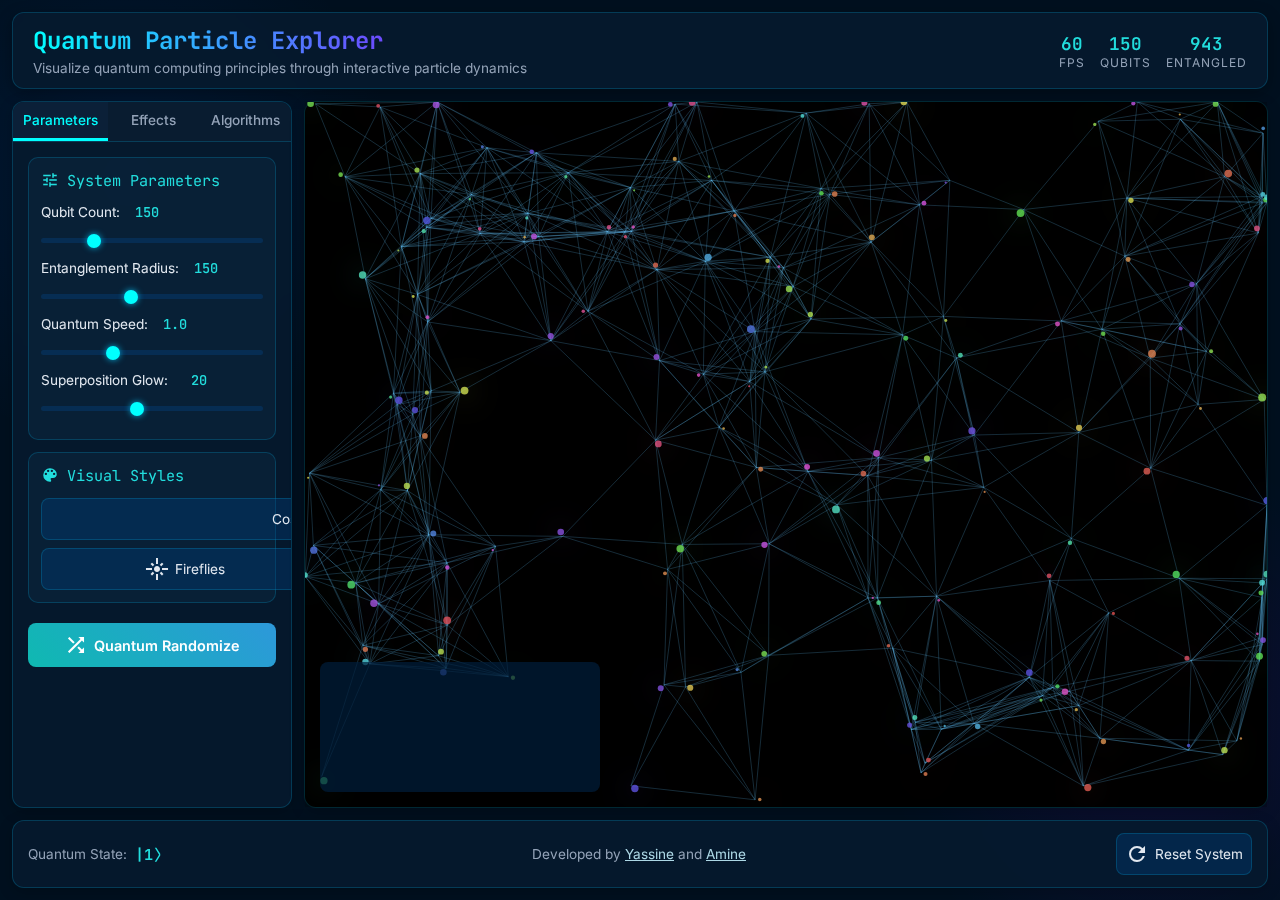
<file: index.html>
<!DOCTYPE html>
<html lang="en">
  <head>
    <meta charset="UTF-8" />
    <meta name="viewport" content="width=device-width, initial-scale=1.0" />
    <title>Quantum Particle Explorer</title>
    <link
      href="https://fonts.googleapis.com/css2?family=Inter:wght@300;400;500;600;700&family=JetBrains+Mono:wght@400;500;600&display=swap"
      rel="stylesheet"
    />
    <link href="https://fonts.googleapis.com/icon?family=Material+Icons" rel="stylesheet" />
    <link rel="stylesheet" href="styles.css" />
  </head>
  <body>
    <!-- FPS Warning -->
    <div class="fps-warning" id="fpsWarning">Low FPS detected! Optimizing system...</div>

    <!-- Header -->
    <div class="header">
      <div class="header-content">
        <h1>Quantum Particle Explorer</h1>
        <p>Visualize quantum computing principles through interactive particle dynamics</p>
      </div>
      <div class="stats">
        <div class="stat-item">
          <div class="stat-value" id="fpsCounter">60</div>
          <div class="stat-label">FPS</div>
        </div>
        <div class="stat-item">
          <div class="stat-value" id="particleCounter">150</div>
          <div class="stat-label">Qubits</div>
        </div>
        <div class="stat-item">
          <div class="stat-value" id="entanglementCounter">0</div>
          <div class="stat-label">Entangled</div>
        </div>
      </div>
    </div>

    <!-- Main Content -->
    <div class="main-content">
      <!-- Control Panel -->
      <div class="control-panel">
        <div class="panel-tabs">
          <div class="tab active" data-tab="parameters">Parameters</div>
          <div class="tab" data-tab="effects">Effects</div>
          <div class="tab" data-tab="algorithms">Algorithms</div>
        </div>

        <div class="tab-content">
          <!-- Parameters Tab -->
          <div class="tab-pane active" id="parameters-tab">
            <div class="card">
              <div class="card-title">
                <i class="material-icons">tune</i>
                System Parameters
              </div>

              <div class="control-group">
                <label for="particleCount"
                  >Qubit Count:
                  <span class="value-display" id="particleCountValue">150</span></label
                >
                <input type="range" id="particleCount" min="50" max="500" value="150" />
              </div>

              <div class="control-group">
                <label for="connectionRadius"
                  >Entanglement Radius:
                  <span class="value-display" id="connectionRadiusValue">150</span></label
                >
                <input type="range" id="connectionRadius" min="50" max="300" value="150" />
              </div>

              <div class="control-group">
                <label for="particleSpeed"
                  >Quantum Speed:
                  <span class="value-display" id="particleSpeedValue">1.0</span></label
                >
                <input type="range" id="particleSpeed" min="0.1" max="3.0" step="0.1" value="1.0" />
              </div>

              <div class="control-group">
                <label for="glowIntensity"
                  >Superposition Glow:
                  <span class="value-display" id="glowIntensityValue">20</span></label
                >
                <input type="range" id="glowIntensity" min="5" max="40" value="20" />
              </div>
            </div>

            <div class="card">
              <div class="card-title">
                <i class="material-icons">palette</i>
                Visual Styles
              </div>
              <div class="button-grid">
                <button id="cosmicPreset"><i class="material-icons">dark_mode</i> Cosmic</button>
                <button id="matrixPreset"><i class="material-icons">code</i> Matrix</button>
                <button id="firefliesPreset"><i class="material-icons">flare</i> Fireflies</button>
                <button id="rainbowPreset"><i class="material-icons">gradient</i> Rainbow</button>
              </div>
            </div>

            <button class="special-button" id="randomizeBtn">
              <i class="material-icons">shuffle</i> Quantum Randomize
            </button>
          </div>

          <!-- Effects Tab -->
          <div class="tab-pane" id="effects-tab">
            <div class="card">
              <div class="card-title">
                <i class="material-icons">waves</i>
                Physics Effects
              </div>
              <div class="button-grid">
                <button id="gravityBtn"><i class="material-icons">compress</i> Gravity</button>
                <button id="timeBtn"><i class="material-icons">schedule</i> Time Dilation</button>
                <button id="vortexBtn"><i class="material-icons">rotate_right</i> Vortex</button>
                <button id="blackholeBtn">
                  <i class="material-icons">filter_center_focus</i> Black Hole
                </button>
              </div>
            </div>

            <div class="card">
              <div class="card-title">
                <i class="material-icons">color_lens</i>
                Visual Effects
              </div>
              <div class="button-grid">
                <button id="colorBtn"><i class="material-icons">colorize</i> Color Wave</button>
                <button id="repulsionBtn"><i class="material-icons">close</i> Repulsion</button>
                <button id="pulseBtn"><i class="material-icons">waves</i> Pulse Wave</button>
                <button id="tornadoBtn"><i class="material-icons">cyclone</i> Tornado</button>
                <button id="trailsBtn"><i class="material-icons">timeline</i> Trails</button>
                <button id="explosionBtn">Collapse</button>
              </div>
            </div>

            <button class="special-button" id="entanglementBtn">
              <i class="material-icons">link</i> Create Entanglement
            </button>
          </div>

          <!-- Algorithms Tab -->
          <div class="tab-pane" id="algorithms-tab">
            <div class="card">
              <div class="card-title">
                <i class="material-icons">calculate</i>
                Quantum Algorithms
              </div>
              <div class="button-grid">
                <button id="groverBtn" class="algorithm-btn">
                  <i class="material-icons">search</i> Grover's Search
                </button>
                <button id="shorBtn" class="algorithm-btn">
                  <i class="material-icons">functions</i> Shor's Algorithm
                </button>
              </div>
            </div>

            <div class="info-panel">
              <h3><i class="material-icons">science</i> Quantum Superposition</h3>
              <p>
                Particles exist in multiple states simultaneously:
                <span class="quantum-state">α|0⟩ + β|1⟩</span>
              </p>
            </div>

            <div class="info-panel">
              <h3><i class="material-icons">hub</i> Quantum Entanglement</h3>
              <p>
                Connected particles share a quantum state, affecting each other instantly regardless
                of distance.
              </p>
            </div>

            <div class="applications-panel">
              <h3><i class="material-icons">public</i> Real-World Applications</h3>
              <div class="applications-list">
                <span class="application-tag">Drug Discovery</span>
                <span class="application-tag">Cryptography</span>
                <span class="application-tag">Optimization</span>
                <span class="application-tag">AI Training</span>
                <span class="application-tag">Financial Modeling</span>
                <span class="application-tag">Material Science</span>
              </div>
            </div>
          </div>
        </div>
      </div>

      <!-- Visualization Area -->
      <div class="visualization">
        <canvas id="quantumCanvas"></canvas>
        <div class="algorithm-viz">
          <div class="quantum-circuit" id="circuitContainer"></div>
        </div>
      </div>
    </div>

    <!-- Footer -->
    <div class="footer">
      <div class="footer-item">
        <span>Quantum State:</span>
        <div class="value" id="quantumState">|ψ⟩</div>
      </div>
      <div class="footer-item">
        <span>Developed by <a href="https://github.com/YASSINEGAFF69" target="_blank">Yassine</a> and <a href="https://github.com/amine-boukhris" target="_blank">Amine</a></span>
      </div>
      <div class="footer-item">
        <button id="resetBtn"><i class="material-icons">refresh</i> Reset System</button>
      </div>
    </div>

    <script src="app.js"></script>
  </body>
</html>
</file>
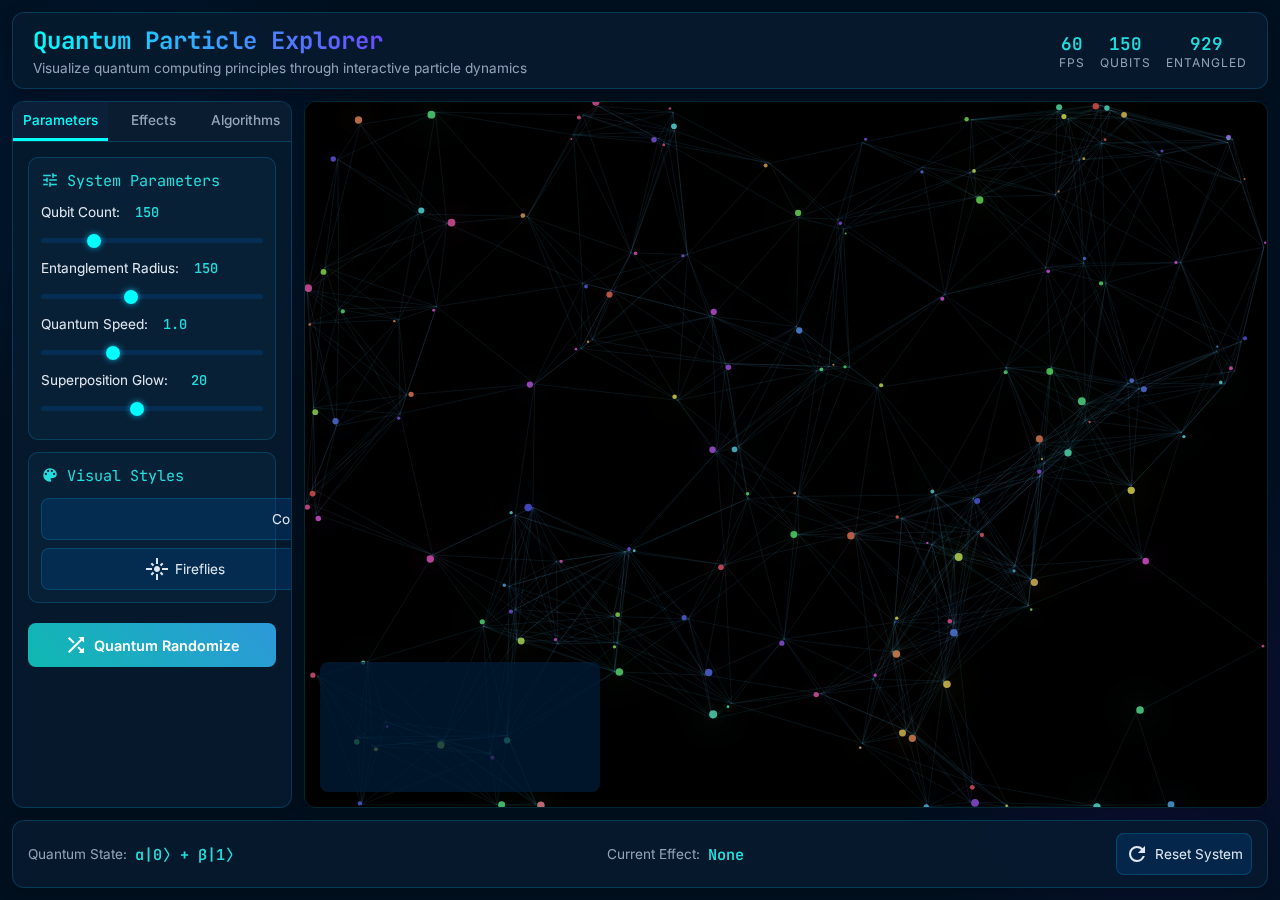
<file: app.html>
<!DOCTYPE html>
<html lang="en">
<head>
    <meta charset="UTF-8">
    <meta name="viewport" content="width=device-width, initial-scale=1.0">
    <title>Quantum Particle Explorer</title>
    <link href="https://fonts.googleapis.com/css2?family=Inter:wght@300;400;500;600;700&family=JetBrains+Mono:wght@400;500;600&display=swap" rel="stylesheet">
    <link href="https://fonts.googleapis.com/icon?family=Material+Icons" rel="stylesheet">
    <style>
        :root {
            --quantum-blue: #0ff;
            --quantum-purple: #90f;
            --quantum-teal: #2dd;
            --dark-bg: #00101f;
            --panel-bg: rgba(5, 25, 45, 0.95);
            --border-color: rgba(0, 200, 255, 0.2);
            --card-bg: rgba(10, 35, 60, 0.7);
            --accent: #3b82f6;
            --text-primary: #e2e8f0;
            --text-secondary: #94a3b8;
        }
        
        * {
            margin: 0;
            padding: 0;
            box-sizing: border-box;
            font-family: 'Inter', sans-serif;
        }
        
        body {
            background: var(--dark-bg);
            color: var(--text-primary);
            height: 100vh;
            width: 100vw;
            overflow: hidden;
            display: flex;
            flex-direction: column;
            padding: 12px;
            gap: 12px;
            background-image: 
                radial-gradient(circle at 10% 20%, rgba(0, 100, 255, 0.1) 0%, transparent 20%),
                radial-gradient(circle at 90% 80%, rgba(150, 0, 255, 0.1) 0%, transparent 20%);
        }
        
        /* Header */
        .header {
            background: var(--panel-bg);
            border-radius: 12px;
            border: 1px solid var(--border-color);
            padding: 12px 20px;
            display: flex;
            justify-content: space-between;
            align-items: center;
            backdrop-filter: blur(5px);
            box-shadow: 0 4px 15px rgba(0, 0, 0, 0.3);
            flex-shrink: 0;
        }
        
        .header-content h1 {
            font-size: 1.5rem;
            background: linear-gradient(90deg, var(--quantum-blue), var(--quantum-purple));
            -webkit-background-clip: text;
            background-clip: text;
            color: transparent;
            font-weight: 700;
            font-family: 'JetBrains Mono', monospace;
            margin-bottom: 4px;
        }
        
        .header-content p {
            color: var(--text-secondary);
            font-size: 0.85rem;
            max-width: 500px;
        }
        
        .stats {
            display: flex;
            gap: 15px;
        }
        
        .stat-item {
            text-align: center;
        }
        
        .stat-value {
            font-size: 1.1rem;
            font-weight: 600;
            color: var(--quantum-teal);
            font-family: 'JetBrains Mono', monospace;
        }
        
        .stat-label {
            font-size: 0.75rem;
            color: var(--text-secondary);
            text-transform: uppercase;
            letter-spacing: 1px;
        }
        
        /* Main Content */
        .main-content {
            display: flex;
            flex: 1;
            min-height: 0;
            gap: 12px;
        }
        
        /* Control Panel */
        .control-panel {
            background: var(--panel-bg);
            border-radius: 12px;
            border: 1px solid var(--border-color);
            backdrop-filter: blur(5px);
            box-shadow: 0 4px 15px rgba(0, 0, 0, 0.2);
            display: flex;
            flex-direction: column;
            width: 280px;
            flex-shrink: 0;
            overflow: hidden;
        }
        
        .panel-tabs {
            display: flex;
            background: rgba(10, 30, 50, 0.8);
            border-bottom: 1px solid var(--border-color);
        }
        
        .tab {
            flex: 1;
            padding: 10px;
            text-align: center;
            cursor: pointer;
            font-size: 0.85rem;
            font-weight: 500;
            transition: all 0.3s ease;
            color: var(--text-secondary);
            border-bottom: 3px solid transparent;
        }
        
        .tab.active {
            color: var(--quantum-blue);
            border-bottom: 3px solid var(--quantum-blue);
            background: rgba(15, 40, 70, 0.4);
        }
        
        .tab-content {
            padding: 15px;
            overflow-y: auto;
            flex: 1;
        }
        
        .tab-pane {
            display: none;
        }
        
        .tab-pane.active {
            display: flex;
            flex-direction: column;
            height: 100%;
        }
        
        .card {
            background: var(--card-bg);
            border-radius: 10px;
            border: 1px solid var(--border-color);
            padding: 12px;
            margin-bottom: 12px;
        }
        
        .card-title {
            font-size: 0.95rem;
            color: var(--quantum-teal);
            margin-bottom: 12px;
            display: flex;
            align-items: center;
            gap: 8px;
            font-family: 'JetBrains Mono', monospace;
        }
        
        .card-title i {
            font-size: 1.1rem;
        }
        
        .control-group {
            margin-bottom: 12px;
        }
        
        label {
            display: block;
            margin-bottom: 6px;
            font-size: 0.85rem;
            color: var(--text-primary);
        }
        
        input[type="range"] {
            width: 100%;
            height: 5px;
            background: rgba(0, 100, 200, 0.2);
            border-radius: 3px;
            outline: none;
            -webkit-appearance: none;
        }
        
        input[type="range"]::-webkit-slider-thumb {
            -webkit-appearance: none;
            width: 14px;
            height: 14px;
            border-radius: 50%;
            background: var(--quantum-blue);
            cursor: pointer;
            box-shadow: 0 0 6px rgba(0, 200, 255, 0.8);
        }
        
        .value-display {
            display: inline-block;
            min-width: 35px;
            text-align: right;
            color: var(--quantum-teal);
            font-weight: 500;
            font-family: 'JetBrains Mono', monospace;
            font-size: 0.85rem;
        }
        
        .button-grid {
            display: grid;
            grid-template-columns: repeat(2, 1fr);
            gap: 8px;
        }
        
        button {
            background: rgba(0, 60, 120, 0.4);
            color: var(--text-primary);
            border: 1px solid var(--border-color);
            border-radius: 8px;
            padding: 8px;
            cursor: pointer;
            transition: all 0.3s ease;
            font-size: 0.85rem;
            display: flex;
            align-items: center;
            justify-content: center;
            gap: 6px;
        }
        
        button:hover {
            background: rgba(0, 100, 200, 0.6);
            transform: translateY(-2px);
        }
        
        button:active {
            transform: translateY(1px);
        }
        
        button.active {
            background: rgba(0, 150, 255, 0.7);
            box-shadow: 0 0 8px rgba(0, 200, 255, 0.4);
            border-color: var(--quantum-blue);
        }
        
        .algorithm-btn {
            background: linear-gradient(45deg, #ff6b6b, #ffa502) !important;
            color: #fff !important;
            border: none !important;
            font-weight: 600 !important;
        }
        
        .special-button {
            background: linear-gradient(45deg, #0fb9b1, #2d98da) !important;
            color: #fff !important;
            border: none !important;
            font-weight: 600 !important;
            padding: 10px !important;
            font-size: 0.9rem;
            margin-top: 8px;
        }
        
        /* Visualization Area */
        .visualization {
            background: black;
            border-radius: 12px;
            border: 1px solid var(--border-color);
            backdrop-filter: blur(5px);
            box-shadow: 0 4px 15px rgba(0, 0, 0, 0.2);
            position: relative;
            flex: 1;
            min-width: 0;
            min-height: 0;
        }
        
        #quantumCanvas {
            width: 100%;
            height: 100%;
            display: block;
        }
        
        .algorithm-viz {
            position: absolute;
            bottom: 15px;
            left: 15px;
            background: rgba(0, 30, 60, 0.7);
            border-radius: 8px;
            padding: 12px;
            width: 280px;
            height: 130px;
        }
        
        .quantum-circuit {
            position: absolute;
            height: 100%;
            width: 100%;
            top: 0;
            left: 0;
        }
        
        .circuit-line {
            position: absolute;
            height: 2px;
            background: rgba(0, 200, 255, 0.5);
            transform-origin: left center;
        }
        
        .gate {
            position: absolute;
            width: 28px;
            height: 28px;
            display: flex;
            align-items: center;
            justify-content: center;
            color: white;
            font-weight: bold;
            border: 2px solid var(--quantum-purple);
            border-radius: 5px;
            background: rgba(100, 0, 200, 0.3);
            font-family: 'JetBrains Mono', monospace;
            font-size: 0.9rem;
        }
        
        /* FPS Warning */
        .fps-warning {
            position: fixed;
            top: 20px;
            left: 50%;
            transform: translateX(-50%);
            background: rgba(200, 50, 50, 0.9);
            color: white;
            padding: 10px 20px;
            border-radius: 8px;
            font-weight: bold;
            box-shadow: 0 4px 10px rgba(0,0,0,0.3);
            z-index: 1000;
            display: none;
        }
        
        /* Grover Target */
        .grover-target {
            position: absolute;
            border-radius: 50%;
            pointer-events: none;
            z-index: 10;
        }
        
        /* Footer */
        .footer {
            background: var(--panel-bg);
            border-radius: 12px;
            border: 1px solid var(--border-color);
            padding: 12px 15px;
            display: flex;
            justify-content: space-between;
            align-items: center;
            backdrop-filter: blur(5px);
            box-shadow: 0 4px 15px rgba(0, 0, 0, 0.2);
            flex-shrink: 0;
        }
        
        .footer-item {
            display: flex;
            align-items: center;
            gap: 8px;
        }
        
        .footer-item span {
            color: var(--text-secondary);
            font-size: 0.85rem;
        }
        
        .footer-item .value {
            color: var(--quantum-teal);
            font-weight: 600;
            font-family: 'JetBrains Mono', monospace;
            font-size: 0.95rem;
        }
        
        /* Info Panel */
        .info-panel {
            background: rgba(0, 40, 80, 0.5);
            border-radius: 8px;
            padding: 12px;
            margin-top: 10px;
            border-left: 3px solid var(--quantum-teal);
            flex-shrink: 0;
        }
        
        .info-panel h3 {
            color: var(--quantum-blue);
            margin-bottom: 6px;
            font-size: 0.95rem;
            display: flex;
            align-items: center;
            gap: 6px;
        }
        
        .info-panel p {
            color: #ccf;
            font-size: 0.85rem;
            line-height: 1.5;
        }
        
        .quantum-state {
            display: inline-block;
            padding: 2px 6px;
            background: rgba(0, 100, 200, 0.3);
            border-radius: 4px;
            font-family: 'JetBrains Mono', monospace;
            color: var(--quantum-teal);
            margin: 4px 0;
            font-size: 0.85rem;
        }
        
        /* Real-world applications */
        .applications-panel {
            background: rgba(0, 50, 100, 0.6);
            border-radius: 10px;
            padding: 15px;
            margin-top: 12px;
            border-top: 2px solid var(--quantum-purple);
        }
        
        .applications-panel h3 {
            color: var(--quantum-teal);
            margin-bottom: 10px;
            font-size: 1rem;
            display: flex;
            align-items: center;
            gap: 8px;
        }
        
        .applications-list {
            display: flex;
            flex-wrap: wrap;
            gap: 8px;
        }
        
        .application-tag {
            background: rgba(0, 150, 255, 0.3);
            border: 1px solid rgba(100, 200, 255, 0.3);
            border-radius: 20px;
            padding: 4px 12px;
            font-size: 0.8rem;
        }
        
        /* Responsive Adjustments */
        @media (max-width: 1200px) {
            .control-panel {
                width: 250px;
            }
        }
        
        @media (max-width: 900px) {
            .main-content {
                flex-direction: column;
            }
            
            .control-panel {
                width: 100%;
                max-height: 300px;
            }
            
            .header {
                flex-direction: column;
                text-align: center;
                gap: 10px;
            }
            
            .header-content {
                width: 100%;
            }
            
            .stats {
                justify-content: center;
            }
            
            .algorithm-viz {
                width: 250px;
                height: 120px;
            }
        }
        
        @media (max-width: 600px) {
            .header-content h1 {
                font-size: 1.3rem;
            }
            
            .header-content p {
                font-size: 0.8rem;
            }
            
            .stat-value {
                font-size: 1rem;
            }
            
            .footer {
                flex-direction: column;
                gap: 8px;
                align-items: flex-start;
            }
            
            .algorithm-viz {
                width: 200px;
                height: 100px;
                bottom: 10px;
                left: 10px;
            }
        }
        
        @media (max-width: 480px) {
            .panel-tabs {
                flex-wrap: wrap;
            }
            
            .tab {
                min-width: 33.33%;
                font-size: 0.8rem;
                padding: 8px;
            }
            
            .button-grid {
                grid-template-columns: 1fr;
            }
            
            .algorithm-viz {
                position: relative;
                width: 100%;
                height: 100px;
                bottom: 0;
                left: 0;
                margin-top: 10px;
            }
        }
    </style>
</head>
<body>
    <!-- FPS Warning -->
    <div class="fps-warning" id="fpsWarning">
        Low FPS detected! Optimizing system...
    </div>
    
    <!-- Header -->
    <div class="header">
        <div class="header-content">
            <h1>Quantum Particle Explorer</h1>
            <p>Visualize quantum computing principles through interactive particle dynamics</p>
        </div>
        <div class="stats">
            <div class="stat-item">
                <div class="stat-value" id="fpsCounter">60</div>
                <div class="stat-label">FPS</div>
            </div>
            <div class="stat-item">
                <div class="stat-value" id="particleCounter">150</div>
                <div class="stat-label">Qubits</div>
            </div>
            <div class="stat-item">
                <div class="stat-value" id="entanglementCounter">0</div>
                <div class="stat-label">Entangled</div>
            </div>
        </div>
    </div>
    
    <!-- Main Content -->
    <div class="main-content">
        <!-- Control Panel -->
        <div class="control-panel">
            <div class="panel-tabs">
                <div class="tab active" data-tab="parameters">Parameters</div>
                <div class="tab" data-tab="effects">Effects</div>
                <div class="tab" data-tab="algorithms">Algorithms</div>
            </div>
            
            <div class="tab-content">
                <!-- Parameters Tab -->
                <div class="tab-pane active" id="parameters-tab">
                    <div class="card">
                        <div class="card-title">
                            <i class="material-icons">tune</i>
                            System Parameters
                        </div>
                        
                        <div class="control-group">
                            <label for="particleCount">Qubit Count: <span class="value-display" id="particleCountValue">150</span></label>
                            <input type="range" id="particleCount" min="50" max="500" value="150">
                        </div>
                        
                        <div class="control-group">
                            <label for="connectionRadius">Entanglement Radius: <span class="value-display" id="connectionRadiusValue">150</span></label>
                            <input type="range" id="connectionRadius" min="50" max="300" value="150">
                        </div>
                        
                        <div class="control-group">
                            <label for="particleSpeed">Quantum Speed: <span class="value-display" id="particleSpeedValue">1.0</span></label>
                            <input type="range" id="particleSpeed" min="0.1" max="3.0" step="0.1" value="1.0">
                        </div>
                        
                        <div class="control-group">
                            <label for="glowIntensity">Superposition Glow: <span class="value-display" id="glowIntensityValue">20</span></label>
                            <input type="range" id="glowIntensity" min="5" max="40" value="20">
                        </div>
                    </div>
                    
                    <div class="card">
                        <div class="card-title">
                            <i class="material-icons">palette</i>
                            Visual Styles
                        </div>
                        <div class="button-grid">
                            <button onclick="animation.setPreset('cosmic')">
                                <i class="material-icons">dark_mode</i> Cosmic
                            </button>
                            <button onclick="animation.setPreset('matrix')">
                                <i class="material-icons">code</i> Matrix
                            </button>
                            <button onclick="animation.setPreset('fireflies')">
                                <i class="material-icons">flare</i> Fireflies
                            </button>
                            <button onclick="animation.setPreset('rainbow')">
                                <i class="material-icons">gradient</i> Rainbow
                            </button>
                        </div>
                    </div>
                    
                    <button class="special-button" onclick="animation.randomize()">
                        <i class="material-icons">shuffle</i> Quantum Randomize
                    </button>
                </div>
                
                <!-- Effects Tab -->
                <div class="tab-pane" id="effects-tab">
                    <div class="card">
                        <div class="card-title">
                            <i class="material-icons">waves</i>
                            Physics Effects
                        </div>
                        <div class="button-grid">
                            <button id="gravityBtn" onclick="animation.toggleGravityWell()">
                                <i class="material-icons">compress</i> Gravity
                            </button>
                            <button id="timeBtn" onclick="animation.toggleTimeDilation()">
                                <i class="material-icons">schedule</i> Time Dilation
                            </button>
                            <button id="vortexBtn" onclick="animation.toggleVortex()">
                                <i class="material-icons">rotate_right</i> Vortex
                            </button>
                            <button id="blackholeBtn" onclick="animation.toggleBlackHole()">
                                <i class="material-icons">filter_center_focus</i> Black Hole
                            </button>
                        </div>
                    </div>
                    
                    <div class="card">
                        <div class="card-title">
                            <i class="material-icons">color_lens</i>
                            Visual Effects
                        </div>
                        <div class="button-grid">
                            <button id="colorBtn" onclick="animation.toggleColorWave()">
                                <i class="material-icons">colorize</i> Color Wave
                            </button>
                            <button id="repulsionBtn" onclick="animation.toggleRepulsion()">
                                <i class="material-icons">close</i> Repulsion
                            </button>
                            <button id="pulseBtn" onclick="animation.togglePulseWave()">
                                <i class="material-icons">waves</i> Pulse Wave
                            </button>
                            <button id="tornadoBtn" onclick="animation.toggleTornado()">
                                <i class="material-icons">cyclone</i> Tornado
                            </button>
                            <button id="trailsBtn" onclick="animation.toggleTrails()">
                                <i class="material-icons">timeline</i> Trails
                            </button>
                            <button id="explosionBtn" onclick="animation.triggerExplosion()">
                                <i class="material-icons">explosion</i> Collapse
                            </button>
                        </div>
                    </div>
                    
                    <button class="special-button" onclick="animation.quantumEntanglement()">
                        <i class="material-icons">link</i> Create Entanglement
                    </button>
                </div>
                
                <!-- Algorithms Tab -->
                <div class="tab-pane" id="algorithms-tab">
                    <div class="card">
                        <div class="card-title">
                            <i class="material-icons">calculate</i>
                            Quantum Algorithms
                        </div>
                        <div class="button-grid">
                            <button id="groverBtn" class="algorithm-btn" onclick="animation.runGroverAlgorithm()">
                                <i class="material-icons">search</i> Grover's Search
                            </button>
                            <button id="shorBtn" class="algorithm-btn" onclick="animation.runShorAlgorithm()">
                                <i class="material-icons">functions</i> Shor's Algorithm
                            </button>
                        </div>
                    </div>
                    
                    <div class="info-panel">
                        <h3><i class="material-icons">science</i> Quantum Superposition</h3>
                        <p>Particles exist in multiple states simultaneously: <span class="quantum-state">α|0⟩ + β|1⟩</span></p>
                    </div>
                    
                    <div class="info-panel">
                        <h3><i class="material-icons">hub</i> Quantum Entanglement</h3>
                        <p>Connected particles share a quantum state, affecting each other instantly regardless of distance.</p>
                    </div>
                    
                    <div class="applications-panel">
                        <h3><i class="material-icons">public</i> Real-World Applications</h3>
                        <div class="applications-list">
                            <span class="application-tag">Drug Discovery</span>
                            <span class="application-tag">Cryptography</span>
                            <span class="application-tag">Optimization</span>
                            <span class="application-tag">AI Training</span>
                            <span class="application-tag">Financial Modeling</span>
                            <span class="application-tag">Material Science</span>
                        </div>
                    </div>
                </div>
            </div>
        </div>
        
        <!-- Visualization Area -->
        <div class="visualization">
            <canvas id="quantumCanvas"></canvas>
            <div class="algorithm-viz">
                <div class="quantum-circuit" id="circuitContainer"></div>
            </div>
        </div>
    </div>
    
    <!-- Footer -->
    <div class="footer">
        <div class="footer-item">
            <span>Quantum State:</span>
            <div class="value" id="quantumState">|ψ⟩</div>
        </div>
        <div class="footer-item">
            <span>Current Effect:</span>
            <div class="value" id="currentEffect">None</div>
        </div>
        <div class="footer-item">
            <button onclick="location.reload()">
                <i class="material-icons">refresh</i> Reset System
            </button>
        </div>
    </div>

    <script>
        class QuantumParticle {
            constructor(x, y, color, speed) {
                this.x = x;
                this.y = y;
                this.baseRadius = Math.random() * 3 + 1;
                this.radius = this.baseRadius;
                this.dx = (Math.random() - 0.5) * 2 * speed;
                this.dy = (Math.random() - 0.5) * 2 * speed;
                this.color = color;
                this.originalSpeed = speed;
                this.trail = [];
                this.entangledWith = null;
                this.quantumState = Math.random() > 0.5 ? 0 : 1;
                this.phase = Math.random() * Math.PI * 2;
            }
            
            update(width, height, delta = 16) {
                const normalizedDelta = delta / 16;
                
                // Quantum state evolution
                this.quantumState = (this.quantumState + normalizedDelta * 0.1) % 2;
                this.phase += normalizedDelta * 0.05;
                
                // Apply quantum wave behavior
                const waveInfluence = 0.3;
                this.dx += Math.sin(this.phase) * waveInfluence * normalizedDelta;
                this.dy += Math.cos(this.phase) * waveInfluence * normalizedDelta;
                
                this.x += this.dx * normalizedDelta;
                this.y += this.dy * normalizedDelta;
                
                // Bounce off edges with quantum tunneling probability
                const tunnelProbability = 0.01;
                if (this.x < 0) {
                    if (Math.random() < tunnelProbability) {
                        this.x = width;
                    } else {
                        this.dx = Math.abs(this.dx);
                        this.x = 0;
                    }
                }
                if (this.x > width) {
                    if (Math.random() < tunnelProbability) {
                        this.x = 0;
                    } else {
                        this.dx = -Math.abs(this.dx);
                        this.x = width;
                    }
                }
                if (this.y < 0) {
                    if (Math.random() < tunnelProbability) {
                        this.y = height;
                    } else {
                        this.dy = Math.abs(this.dy);
                        this.y = 0;
                    }
                }
                if (this.y > height) {
                    if (Math.random() < tunnelProbability) {
                        this.y = 0;
                    } else {
                        this.dy = -Math.abs(this.dy);
                        this.y = height;
                    }
                }
                
                // Normalize speed
                const speed = Math.hypot(this.dx, this.dy);
                if (speed > this.originalSpeed * 2) {
                    this.dx = (this.dx / speed) * this.originalSpeed * 2;
                    this.dy = (this.dy / speed) * this.originalSpeed * 2;
                }
            }
            
            draw(ctx, glowIntensity) {
                ctx.beginPath();
                ctx.fillStyle = this.color;
                
                // Glow effect based on quantum state
                const intensity = glowIntensity * (0.5 + Math.abs(Math.sin(this.quantumState * Math.PI)));
                ctx.shadowBlur = intensity;
                ctx.shadowColor = this.color;
                
                // Draw quantum waveform around particle
                ctx.arc(this.x, this.y, this.radius, 0, Math.PI * 2);
                ctx.fill();
                
                // Draw entanglement connection if exists
                if (this.entangledWith) {
                    ctx.beginPath();
                    ctx.strokeStyle = `hsla(${(Date.now() * 0.1) % 360}, 100%, 70%, 0.5)`;
                    ctx.lineWidth = 1;
                    ctx.moveTo(this.x, this.y);
                    ctx.lineTo(this.entangledWith.x, this.entangledWith.y);
                    ctx.stroke();
                    
                    // Entangled particles mirror each other's quantum state
                    this.quantumState = this.entangledWith.quantumState;
                }
                
                // Reset shadow
                ctx.shadowBlur = 0;
            }
        }

        class QuantumParticleAnimation {
            constructor() {
                this.canvas = document.getElementById('quantumCanvas');
                this.ctx = this.canvas.getContext('2d');
                this.particles = [];
                this.connectionRadius = 150;
                this.particleCount = 150;
                this.particleSpeed = 1;
                this.glowIntensity = 20;
                this.gravityWellActive = false;
                this.timeDilationActive = false;
                this.vortexActive = false;
                this.colorWaveActive = false;
                this.repulsionActive = false;
                this.explosionTime = 0;
                this.pulseWaveActive = false;
                this.tornadoActive = false;
                this.blackHoleActive = false;
                this.trailsActive = false;
                this.pulseTime = 0;
                this.tornadoAngle = 0;
                this.mousePos = { x: 0, y: 0 };
                this.lastTime = performance.now();
                this.fps = 0;
                this.frameCount = 0;
                this.lastFpsUpdate = 0;
                this.colorWaveOffset = 0;
                this.entanglementCount = 0;
                this.quantumAlgorithmActive = false;
                this.quantumState = "|ψ⟩";
                this.activeEffect = "None";
                this.startTime = performance.now();
                this.lowFpsWarning = false;
                this.searchTarget = null;
                this.algorithmTime = 0;
                
                this.colorSchemes = {
                    default: () => `hsla(${Math.random() * 360}, 70%, 60%, 0.8)`,
                    cosmic: () => `hsla(${Math.random() * 60 + 220}, 80%, 60%, 0.8)`,
                    matrix: () => `hsla(120, ${Math.random() * 40 + 60}%, 50%, 0.8)`,
                    fireflies: () => `hsla(${Math.random() * 40 + 20}, 100%, 70%, 0.8)`,
                    rainbow: () => `hsla(${(Date.now() * 0.1) % 360}, 80%, 60%, 0.8)`
                };
                this.currentColorScheme = 'default';
                
                this.resize();
                this.initParticles();
                this.setupEventListeners();
                this.animate();
                this.updateQuantumState();
                this.setupTabs();
            }
            
            setupTabs() {
                const tabs = document.querySelectorAll('.tab');
                tabs.forEach(tab => {
                    tab.addEventListener('click', () => {
                        tabs.forEach(t => t.classList.remove('active'));
                        tab.classList.add('active');
                        
                        document.querySelectorAll('.tab-pane').forEach(pane => {
                            pane.classList.remove('active');
                        });
                        
                        const tabId = tab.getAttribute('data-tab');
                        document.getElementById(`${tabId}-tab`).classList.add('active');
                    });
                });
            }
            
            setupEventListeners() {
                window.addEventListener('resize', () => this.resize());
                this.canvas.addEventListener('mousemove', (e) => {
                    const rect = this.canvas.getBoundingClientRect();
                    this.mousePos.x = e.clientX - rect.left;
                    this.mousePos.y = e.clientY - rect.top;
                });

                document.getElementById('particleCount').addEventListener('input', (e) => {
                    this.particleCount = parseInt(e.target.value);
                    document.getElementById('particleCountValue').textContent = this.particleCount;
                    this.initParticles();
                });
                
                document.getElementById('connectionRadius').addEventListener('input', (e) => {
                    this.connectionRadius = parseInt(e.target.value);
                    document.getElementById('connectionRadiusValue').textContent = this.connectionRadius;
                });
                
                document.getElementById('particleSpeed').addEventListener('input', (e) => {
                    this.particleSpeed = parseFloat(e.target.value);
                    document.getElementById('particleSpeedValue').textContent = this.particleSpeed.toFixed(1);
                    this.updateParticleSpeed();
                });
                
                document.getElementById('glowIntensity').addEventListener('input', (e) => {
                    this.glowIntensity = parseInt(e.target.value);
                    document.getElementById('glowIntensityValue').textContent = this.glowIntensity;
                });
            }
            
            updateParticleSpeed() {
                for (let particle of this.particles) {
                    const currentSpeed = Math.hypot(particle.dx, particle.dy);
                    particle.dx = (particle.dx / currentSpeed) * this.particleSpeed;
                    particle.dy = (particle.dy / currentSpeed) * this.particleSpeed;
                    particle.originalSpeed = this.particleSpeed;
                }
            }
            
            setPreset(preset) {
                this.currentColorScheme = preset;
                switch(preset) {
                    case 'cosmic':
                        this.particleSpeed = 0.5;
                        this.glowIntensity = 30;
                        break;
                    case 'matrix':
                        this.particleSpeed = 2;
                        this.glowIntensity = 15;
                        break;
                    case 'fireflies':
                        this.particleSpeed = 0.8;
                        this.glowIntensity = 25;
                        break;
                    case 'rainbow':
                        this.particleSpeed = 1.5;
                        this.glowIntensity = 20;
                        break;
                }
                this.updateControlsUI();
                this.initParticles();
                this.activeEffect = `Preset: ${preset.charAt(0).toUpperCase() + preset.slice(1)}`;
                document.getElementById('currentEffect').textContent = this.activeEffect;
            }
            
            updateControlsUI() {
                document.getElementById('particleSpeed').value = this.particleSpeed;
                document.getElementById('glowIntensity').value = this.glowIntensity;
                document.getElementById('particleCount').value = this.particleCount;
                document.getElementById('connectionRadius').value = this.connectionRadius;
                
                document.getElementById('particleCountValue').textContent = this.particleCount;
                document.getElementById('connectionRadiusValue').textContent = this.connectionRadius;
                document.getElementById('particleSpeedValue').textContent = this.particleSpeed.toFixed(1);
                document.getElementById('glowIntensityValue').textContent = this.glowIntensity;
            }
            
            toggleEffect(buttonId, effectName) {
                const button = document.getElementById(buttonId);
                button.classList.toggle('active');
                const isActive = button.classList.contains('active');
                this.activeEffect = isActive ? effectName : "None";
                document.getElementById('currentEffect').textContent = this.activeEffect;
            }
            
            toggleGravityWell() {
                this.gravityWellActive = !this.gravityWellActive;
                this.toggleEffect('gravityBtn', 'Gravity Well');
            }
            
            toggleTimeDilation() {
                this.timeDilationActive = !this.timeDilationActive;
                this.toggleEffect('timeBtn', 'Time Dilation');
            }
            
            toggleVortex() {
                this.vortexActive = !this.vortexActive;
                this.toggleEffect('vortexBtn', 'Quantum Vortex');
            }

            toggleColorWave() {
                this.colorWaveActive = !this.colorWaveActive;
                this.toggleEffect('colorBtn', 'Color Wave');
            }

            toggleRepulsion() {
                this.repulsionActive = !this.repulsionActive;
                this.toggleEffect('repulsionBtn', 'Pauli Repulsion');
            }

            togglePulseWave() {
                this.pulseWaveActive = !this.pulseWaveActive;
                this.toggleEffect('pulseBtn', 'Pulse Wave');
            }

            toggleTornado() {
                this.tornadoActive = !this.tornadoActive;
                this.tornadoAngle = 0;
                this.toggleEffect('tornadoBtn', 'Quantum Tornado');
            }

            toggleBlackHole() {
                this.blackHoleActive = !this.blackHoleActive;
                this.toggleEffect('blackholeBtn', 'Black Hole');
            }

            toggleTrails() {
                this.trailsActive = !this.trailsActive;
                this.toggleEffect('trailsBtn', 'State Trails');
                if (!this.trailsActive) {
                    for (let particle of this.particles) {
                        particle.trail = [];
                    }
                }
            }

            triggerExplosion() {
                this.explosionTime = performance.now();
                const centerX = this.width / 2;
                const centerY = this.height / 2;
                for (let particle of this.particles) {
                    const dx = particle.x - centerX;
                    const dy = particle.y - centerY;
                    const distance = Math.hypot(dx, dy);
                    const angle = Math.atan2(dy, dx);
                    const speed = Math.random() * 10 + 5;
                    particle.dx = Math.cos(angle) * speed;
                    particle.dy = Math.sin(angle) * speed;
                }
                
                this.activeEffect = "Quantum Collapse";
                document.getElementById('currentEffect').textContent = this.activeEffect;
                setTimeout(() => {
                    if (this.activeEffect === "Quantum Collapse") {
                        this.activeEffect = "None";
                        document.getElementById('currentEffect').textContent = this.activeEffect;
                    }
                }, 2000);
            }
            
            resize() {
                this.canvas.width = this.canvas.clientWidth;
                this.canvas.height = this.canvas.clientHeight;
                this.width = this.canvas.width;
                this.height = this.canvas.height;
            }
            
            initParticles() {
                this.particles = [];
                for (let i = 0; i < this.particleCount; i++) {
                    this.particles.push(new QuantumParticle(
                        Math.random() * this.width,
                        Math.random() * this.height,
                        this.colorSchemes[this.currentColorScheme](),
                        this.particleSpeed
                    ));
                }
                document.getElementById('particleCounter').textContent = this.particleCount;
            }
            
            drawConnections() {
                this.ctx.beginPath();
                let connections = 0;
                
                for (let i = 0; i < this.particles.length; i++) {
                    for (let j = i + 1; j < this.particles.length; j++) {
                        const p1 = this.particles[i];
                        const p2 = this.particles[j];
                        const distance = Math.hypot(p1.x - p2.x, p1.y - p2.y);
                        
                        if (distance < this.connectionRadius) {
                            connections++;
                            const opacity = 1 - (distance / this.connectionRadius);
                            this.ctx.strokeStyle = `rgba(100, 200, 255, ${opacity * 0.3})`;
                            this.ctx.moveTo(p1.x, p1.y);
                            this.ctx.lineTo(p2.x, p2.y);
                        }
                    }
                }
                
                this.ctx.stroke();
                this.entanglementCount = connections;
                document.getElementById('entanglementCounter').textContent = connections;
            }
            
            updateFPS() {
                const now = performance.now();
                const delta = now - this.lastTime;
                this.frameCount++;
                
                if (now - this.lastFpsUpdate > 1000) {
                    this.fps = Math.round(this.frameCount * 1000 / (now - this.lastFpsUpdate));
                    document.getElementById('fpsCounter').textContent = this.fps;
                    this.frameCount = 0;
                    this.lastFpsUpdate = now;
                    
                    // Check for low FPS condition
                    if (this.fps < 20 && this.fps > 0 && now - this.startTime > 5000) {
                        if (!this.lowFpsWarning) {
                            this.lowFpsWarning = true;
                            document.getElementById('fpsWarning').style.display = 'block';
                            
                            // Optimize instead of resetting
                            this.particleCount = Math.max(50, Math.floor(this.particleCount * 0.7));
                            this.initParticles();
                            document.getElementById('particleCount').value = this.particleCount;
                            document.getElementById('particleCountValue').textContent = this.particleCount;
                            
                            setTimeout(() => {
                                document.getElementById('fpsWarning').style.display = 'none';
                                this.lowFpsWarning = false;
                            }, 3000);
                        }
                    }
                }
                
                this.lastTime = now;
                return delta;
            }
            
            updateQuantumState() {
                const states = [
                    "|0⟩", "|1⟩", "|+⟩", "|-⟩", 
                    "α|0⟩ + β|1⟩", "|ψ⟩", "|φ⟩", 
                    "|00⟩ + |11⟩", "|01⟩ - |10⟩"
                ];
                
                if (!this.quantumAlgorithmActive) {
                    this.quantumState = states[Math.floor(Math.random() * states.length)];
                }
                
                document.getElementById('quantumState').textContent = this.quantumState;
                setTimeout(() => this.updateQuantumState(), 2000);
            }
            
            runGroverAlgorithm() {
                this.quantumAlgorithmActive = true;
                this.quantumState = "Running Grover's Search...";
                document.getElementById('groverBtn').classList.add('active');
                this.algorithmTime = performance.now();
                
                this.visualizeQuantumCircuit("Grover");
                
                // Create search target
                this.searchTarget = {
                    x: this.width/2 + (Math.random() - 0.5) * this.width * 0.7,
                    y: this.height/2 + (Math.random() - 0.5) * this.height * 0.7,
                    radius: 20
                };
                
                this.activeEffect = "Grover's Algorithm";
                document.getElementById('currentEffect').textContent = this.activeEffect;
            }
            
            runShorAlgorithm() {
                this.quantumAlgorithmActive = true;
                this.quantumState = "Running Shor's Factorization...";
                document.getElementById('shorBtn').classList.add('active');
                this.algorithmTime = performance.now();
                
                this.visualizeQuantumCircuit("Shor");
                
                // Algorithm effects - particles form factor patterns
                const factors = [2, 3, 5, 7, 11];
                this.factor = factors[Math.floor(Math.random() * factors.length)];
                
                this.activeEffect = "Shor's Algorithm";
                document.getElementById('currentEffect').textContent = this.activeEffect;
            }
            
            visualizeQuantumCircuit(algorithm) {
                const container = document.getElementById('circuitContainer');
                container.innerHTML = '';
                
                const qubitCount = 3;
                const lineHeight = container.clientHeight / qubitCount;
                
                for (let i = 0; i < qubitCount; i++) {
                    const line = document.createElement('div');
                    line.className = 'circuit-line';
                    line.style.top = `${(i + 0.5) * lineHeight}px`;
                    line.style.width = '100%';
                    container.appendChild(line);
                }
                
                if (algorithm === "Grover") {
                    this.addQuantumGate(container, 20, lineHeight * 0.5, 'H');
                    this.addQuantumGate(container, 40, lineHeight * 1.5, 'H');
                    this.addQuantumGate(container, 60, lineHeight * 2.5, 'H');
                    
                    this.addQuantumGate(container, 100, lineHeight * 1.5, 'X');
                    this.addQuantumGate(container, 120, lineHeight * 0.5, '●');
                    this.addQuantumGate(container, 120, lineHeight * 2.5, '○');
                    this.addQuantumGate(container, 140, lineHeight * 1.5, 'X');
                    
                    this.addQuantumGate(container, 180, lineHeight * 0.5, 'H');
                    this.addQuantumGate(container, 200, lineHeight * 1.5, 'H');
                    this.addQuantumGate(container, 220, lineHeight * 2.5, 'H');
                } else if (algorithm === "Shor") {
                    this.addQuantumGate(container, 20, lineHeight * 0.5, 'H');
                    this.addQuantumGate(container, 40, lineHeight * 1.5, 'H');
                    this.addQuantumGate(container, 60, lineHeight * 2.5, 'H');
                    
                    this.addQuantumGate(container, 100, lineHeight * 0.5, '●');
                    this.addQuantumGate(container, 100, lineHeight * 1.5, '⊕');
                    this.addQuantumGate(container, 100, lineHeight * 2.5, '⊕');
                    
                    this.addQuantumGate(container, 140, lineHeight * 1.5, 'U');
                    this.addQuantumGate(container, 140, lineHeight * 2.5, 'U²');
                    
                    this.addQuantumGate(container, 180, lineHeight * 1.5, 'QFT†');
                }
            }
            
            addQuantumGate(container, left, top, symbol) {
                const gate = document.createElement('div');
                gate.className = 'gate';
                gate.style.left = `${left}px`;
                gate.style.top = `${top}px`;
                gate.textContent = symbol;
                container.appendChild(gate);
            }
            
            quantumEntanglement() {
                this.entanglementCount = Math.min(20, Math.floor(this.particles.length / 2));
                
                for (let i = 0; i < this.entanglementCount; i++) {
                    const p1 = this.particles[i * 2];
                    const p2 = this.particles[i * 2 + 1];
                    
                    p1.entangledWith = p2;
                    p2.entangledWith = p1;
                    
                    const color = this.colorSchemes.rainbow();
                    p1.color = color;
                    p2.color = color;
                }
                
                document.getElementById('entanglementCounter').textContent = this.entanglementCount;
                this.activeEffect = "Quantum Entanglement";
                document.getElementById('currentEffect').textContent = this.activeEffect;
                setTimeout(() => {
                    if (this.activeEffect === "Quantum Entanglement") {
                        this.activeEffect = "None";
                        document.getElementById('currentEffect').textContent = this.activeEffect;
                    }
                }, 2000);
            }
            
            animate() {
                const delta = this.updateFPS();
                this.ctx.clearRect(0, 0, this.width, this.height);
                
                // Background with fade effect
                this.ctx.fillStyle = this.trailsActive ? 'rgba(0, 0, 0, 0.1)' : 'rgba(0, 0, 0, 0.2)';
                this.ctx.fillRect(0, 0, this.width, this.height);

                // Update effects
                if (this.pulseWaveActive) this.pulseTime += delta * 0.001;
                if (this.tornadoActive) this.tornadoAngle += delta * 0.001;
                if (this.colorWaveActive) this.colorWaveOffset += delta * 0.001;
                
                // Handle algorithm timeouts
                if (this.quantumAlgorithmActive && performance.now() - this.algorithmTime > 5000) {
                    this.quantumAlgorithmActive = false;
                    document.getElementById('groverBtn').classList.remove('active');
                    document.getElementById('shorBtn').classList.remove('active');
                    if (this.activeEffect.includes("Algorithm")) {
                        this.activeEffect = "None";
                        document.getElementById('currentEffect').textContent = this.activeEffect;
                    }
                    this.searchTarget = null;
                }
                
                // Draw connections
                this.drawConnections();
                
                // Update and draw particles
                const centerX = this.width / 2;
                const centerY = this.height / 2;
                
                for (let particle of this.particles) {
                    // Draw trails
                    if (this.trailsActive) {
                        this.ctx.beginPath();
                        this.ctx.strokeStyle = particle.color.replace('0.8', '0.2');
                        this.ctx.lineWidth = particle.radius * 0.5;
                        
                        if (!particle.trail) particle.trail = [];
                        particle.trail.push({ x: particle.x, y: particle.y });
                        if (particle.trail.length > 10) particle.trail.shift();
                        
                        if (particle.trail.length > 1) {
                            this.ctx.moveTo(particle.trail[0].x, particle.trail[0].y);
                            for (let i = 1; i < particle.trail.length; i++) {
                                this.ctx.lineTo(particle.trail[i].x, particle.trail[i].y);
                            }
                            this.ctx.stroke();
                        }
                    }

                    // Gravity Well
                    if (this.gravityWellActive) {
                        const dx = this.mousePos.x - particle.x;
                        const dy = this.mousePos.y - particle.y;
                        const distance = Math.hypot(dx, dy);
                        if (distance < 200) {
                            const force = (200 - distance) * 0.0005;
                            particle.dx += dx * force;
                            particle.dy += dy * force;
                        }
                    }
                    
                    // Grover's algorithm effect
                    if (this.searchTarget) {
                        const dx = this.searchTarget.x - particle.x;
                        const dy = this.searchTarget.y - particle.y;
                        const distance = Math.hypot(dx, dy);
                        const angle = Math.atan2(dy, dx);

                        // Grover's amplification
                        const amplification = Math.min(2, 1 / (distance * 0.01));
                        particle.dx += Math.cos(angle) * amplification * 0.2;
                        particle.dy += Math.sin(angle) * amplification * 0.2;
                    }
                    
                    // Shor's algorithm effect
                    if (this.activeEffect === "Shor's Algorithm") {
                        const index = this.particles.indexOf(particle);
                        const angle = (index % this.factor) * (2 * Math.PI / this.factor);
                        const radius = Math.min(this.width, this.height) * 0.3;
                        
                        const targetX = centerX + Math.cos(angle) * radius;
                        const targetY = centerY + Math.sin(angle) * radius;
                        
                        particle.dx += (targetX - particle.x) * 0.01;
                        particle.dy += (targetY - particle.y) * 0.01;
                    }
                    
                    // Other effects (vortex, color wave, etc.)...
                    
                    // Time Dilation
                    if (this.timeDilationActive) {
                        const distanceToCenter = Math.hypot(
                            particle.x - centerX,
                            particle.y - centerY
                        );
                        const timeScale = 1 - (Math.min(distanceToCenter, 300) / 300) * 0.8;
                        particle.update(this.width, this.height, delta * timeScale);
                    } else {
                        particle.update(this.width, this.height, delta);
                    }
                    
                    particle.draw(this.ctx, this.glowIntensity);
                }
                
                // Draw Grover's target
                if (this.searchTarget) {
                    this.ctx.beginPath();
                    this.ctx.arc(this.searchTarget.x, this.searchTarget.y, this.searchTarget.radius, 0, Math.PI * 2);
                    this.ctx.fillStyle = 'rgba(255, 50, 50, 0.3)';
                    this.ctx.fill();

                    // Pulsing effect
                    const pulse = Math.sin(Date.now() * 0.005) * 5 + 10;
                    this.ctx.beginPath();
                    this.ctx.arc(this.searchTarget.x, this.searchTarget.y, this.searchTarget.radius + pulse, 0, Math.PI * 2);
                    this.ctx.strokeStyle = 'rgba(255, 100, 100, 0.5)';
                    this.ctx.lineWidth = 2;
                    this.ctx.stroke();
                }
                
                requestAnimationFrame(() => this.animate());
            }

            randomize() {
                this.particleCount = Math.floor(Math.random() * 450) + 50;
                this.connectionRadius = Math.floor(Math.random() * 250) + 50;
                this.particleSpeed = parseFloat((Math.random() * 2.9 + 0.1).toFixed(1));
                this.glowIntensity = Math.floor(Math.random() * 40);

                this.updateControlsUI();

                if (Math.random() < 0.25) {
                    const presets = ['cosmic', 'matrix', 'fireflies', 'rainbow'];
                    const randomPreset = presets[Math.floor(Math.random() * presets.length)];
                    this.setPreset(randomPreset);
                } else {
                    const hue = Math.random() * 360;
                    this.currentColorScheme = 'default';
                    this.colorSchemes.default = () => `hsla(${hue}, 80%, 60%, 0.8)`;
                }

                this.gravityWellActive = Math.random() < 0.3;
                this.timeDilationActive = Math.random() < 0.3;
                this.vortexActive = Math.random() < 0.3;
                this.colorWaveActive = Math.random() < 0.3;
                this.repulsionActive = Math.random() < 0.3;
                this.pulseWaveActive = Math.random() < 0.3;
                this.tornadoActive = Math.random() < 0.3;
                this.blackHoleActive = Math.random() < 0.3;
                this.trailsActive = Math.random() < 0.3;

                this.initParticles();
                this.updateParticleSpeed();
                
                const effects = [
                    'gravityBtn', 'timeBtn', 'vortexBtn', 'colorBtn',
                    'repulsionBtn', 'pulseBtn', 'tornadoBtn', 'blackholeBtn', 'trailsBtn'
                ];
                
                effects.forEach(effect => {
                    const button = document.getElementById(effect);
                    const effectName = effect.replace('Btn', '');
                    const active = this[`${effectName}Active`];
                    
                    if (active) {
                        button.classList.add('active');
                    } else {
                        button.classList.remove('active');
                    }
                });
                
                this.activeEffect = "Randomized System";
                document.getElementById('currentEffect').textContent = this.activeEffect;
                setTimeout(() => {
                    if (this.activeEffect === "Randomized System") {
                        this.activeEffect = "None";
                        document.getElementById('currentEffect').textContent = this.activeEffect;
                    }
                }, 2000);
            }
        }

        // Initialize the animation when the page loads
        window.addEventListener('load', () => {
            window.animation = new QuantumParticleAnimation();
        });
    </script>
</body>
</html>
</file>
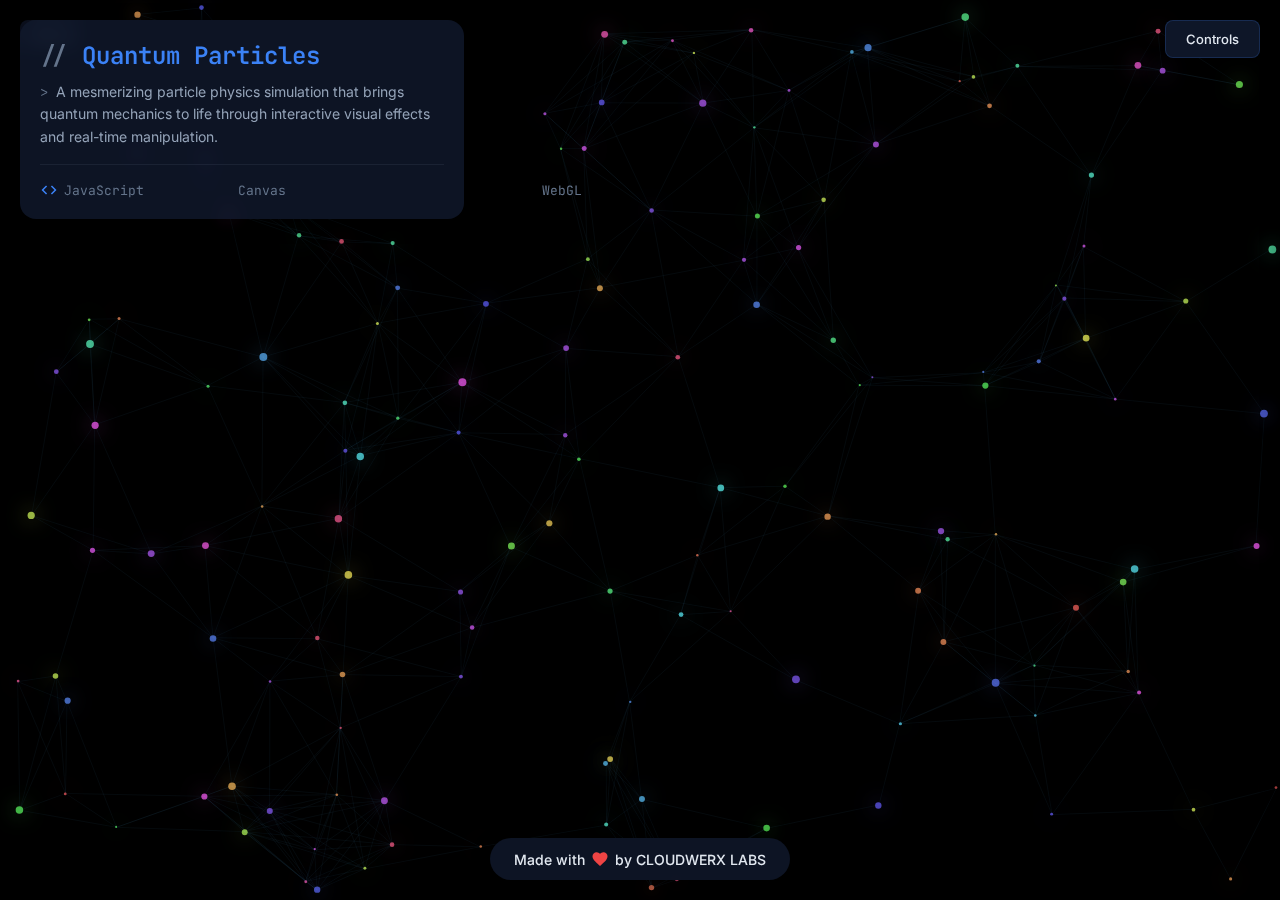
<file: particle-animation.html>
<!DOCTYPE html>
<html lang="en">
<head>
    <meta charset="UTF-8">
    <title>Quantum Particle Animation</title>
    <link href="https://fonts.googleapis.com/css2?family=Inter:wght@300;400;500;600&family=JetBrains+Mono:wght@400;600&display=swap" rel="stylesheet">
    <link href="https://fonts.googleapis.com/icon?family=Material+Icons" rel="stylesheet">
    <style>
        body, html {
            margin: 0;
            padding: 0;
            overflow: hidden;
            background-color: #000;
            font-family: 'Inter', sans-serif;
        }
        canvas {
            display: block;
            position: fixed;
            top: 0;
            left: 0;
            z-index: 1;
        }
        .header {
            position: fixed;
            top: 20px;
            left: 20px;
            z-index: 2;
            background: rgba(15, 23, 42, 0.85);
            padding: 20px;
            border-radius: 16px;
            color: #e2e8f0;
            backdrop-filter: blur(10px);
            box-shadow: 0 4px 20px rgba(0, 0, 0, 0.3);
            max-width: 404px;
        }
        .header h1 {
            margin: 0;
            font-family: 'JetBrains Mono', monospace;
            font-size: 24px;
            color: #3b82f6;
            font-weight: 600;
        }
        .header p {
            margin: 10px 0 0 0;
            font-size: 14px;
            line-height: 1.6;
            color: #94a3b8;
            font-family: 'Inter', sans-serif;
        }
        .tech-stack {
            display: flex;
            gap: 16px;
            margin-top: 16px;
            padding-top: 16px;
            border-top: 1px solid rgba(148, 163, 184, 0.1);
        }
        .tech-item {
            display: flex;
            align-items: center;
            gap: 6px;
            font-size: 13px;
            color: #64748b;
            font-family: 'JetBrains Mono', monospace;
        }
        .tech-item i {
            font-size: 18px;
            color: #3b82f6;
        }
        .comment-prefix {
            color: #64748b;
            font-family: 'JetBrains Mono', monospace;
        }
        .footer {
            position: fixed;
            bottom: 20px;
            left: 50%;
            transform: translateX(-50%);
            z-index: 2;
            background: rgba(15, 23, 42, 0.85);
            padding: 12px 24px;
            border-radius: 30px;
            color: #e2e8f0;
            backdrop-filter: blur(10px);
            box-shadow: 0 4px 20px rgba(0, 0, 0, 0.3);
            font-size: 14px;
            font-weight: 500;
            display: flex;
            align-items: center;
            gap: 6px;
        }
        .footer .heart {
            color: #ef4444;
            font-size: 18px;
            animation: pulse 1.5s ease infinite;
        }
        @keyframes pulse {
            0% { transform: scale(1); }
            50% { transform: scale(1.1); }
            100% { transform: scale(1); }
        }
        #controls {
            position: fixed;
            top: 20px;
            right: -320px;
            background: rgba(15, 23, 42, 0.95);
            padding: 20px;
            border-radius: 16px;
            color: #fff;
            z-index: 1000;
            transition: right 0.3s ease;
            width: 280px;
            backdrop-filter: blur(10px);
            box-shadow: 0 4px 20px rgba(0, 0, 0, 0.3);
        }
        #controls.expanded {
            right: 20px;
        }
        #togglePanel {
            position: fixed;
            top: 20px;
            right: 20px;
            z-index: 1001;
            background: rgba(15, 23, 42, 0.95);
            color: #e2e8f0;
            border: 1px solid rgba(59, 130, 246, 0.2);
            padding: 10px 20px;
            border-radius: 8px;
            cursor: pointer;
            font-family: 'Inter', sans-serif;
            font-weight: 500;
            transition: all 0.2s ease;
            backdrop-filter: blur(4px);
        }
        #togglePanel:hover {
            background: rgba(15, 23, 42, 1);
            transform: translateY(-1px);
            border-color: rgba(59, 130, 246, 0.4);
        }
        .section {
            margin-bottom: 24px;
        }
        .section-title {
            font-size: 14px;
            font-weight: 600;
            text-transform: uppercase;
            letter-spacing: 0.05em;
            color: #94a3b8;
            margin-bottom: 12px;
            padding-bottom: 8px;
            border-bottom: 1px solid rgba(148, 163, 184, 0.2);
        }
        .control-group {
            margin-bottom: 16px;
        }
        label {
            display: block;
            margin-bottom: 6px;
            font-size: 13px;
            font-weight: 500;
            color: #e2e8f0;
        }
        input[type="range"] {
            width: 100%;
            height: 6px;
            background: rgba(59, 130, 246, 0.2);
            border-radius: 3px;
            -webkit-appearance: none;
        }
        input[type="range"]::-webkit-slider-thumb {
            -webkit-appearance: none;
            width: 16px;
            height: 16px;
            background: #3b82f6;
            border-radius: 50%;
            cursor: pointer;
            transition: all 0.2s ease;
        }
        input[type="range"]::-webkit-slider-thumb:hover {
            transform: scale(1.1);
        }
        .button-grid {
            display: grid;
            grid-template-columns: repeat(2, 1fr);
            gap: 8px;
            margin-bottom: 12px;
        }
        .special-buttons {
            display: grid;
            grid-template-columns: repeat(2, 1fr);
            gap: 12px;
            margin: 20px 0;
        }
        .special-button {
            background: rgba(59, 130, 246, 0.15) !important;
            border: 1px solid rgba(59, 130, 246, 0.3) !important;
            padding: 12px !important;
            font-size: 14px !important;
            font-weight: 600 !important;
            letter-spacing: 0.02em;
        }
        .special-button:hover {
            background: rgba(59, 130, 246, 0.25) !important;
        }
        .special-button.reset {
            background: rgba(239, 68, 68, 0.15) !important;
            border: 1px solid rgba(239, 68, 68, 0.3) !important;
            color: rgb(254, 202, 202) !important;
        }
        .special-button.reset:hover {
            background: rgba(239, 68, 68, 0.25) !important;
        }
        button {
            background: rgba(59, 130, 246, 0.1);
            border: 1px solid rgba(59, 130, 246, 0.2);
            padding: 8px 12px;
            color: #e2e8f0;
            border-radius: 6px;
            cursor: pointer;
            font-family: 'Inter', sans-serif;
            font-size: 13px;
            font-weight: 500;
            transition: all 0.2s ease;
        }
        button:hover {
            background: rgba(59, 130, 246, 0.2);
            transform: translateY(-1px);
        }
        button.active {
            background: rgba(59, 130, 246, 0.3);
            border-color: rgba(59, 130, 246, 0.4);
        }
        #fpsCounter {
            position: fixed;
            top: 20px;
            left: 20px;
            color: #e2e8f0;
            background: rgba(15, 23, 42, 0.9);
            padding: 8px 12px;
            border-radius: 8px;
            font-family: 'Inter', sans-serif;
            font-size: 13px;
            font-weight: 500;
            backdrop-filter: blur(4px);
        }
    </style>
</head>
<body>
    <div class="header">
        <h1><span class="comment-prefix">// </span>Quantum Particles</h1>
        <p><span class="comment-prefix">> </span>A mesmerizing particle physics simulation that brings quantum mechanics to life through interactive visual effects and real-time manipulation.</p>
        <div class="tech-stack">
            <div class="tech-item">
                <i class="material-icons">code</i>
                JavaScript
            </div>
            <div class="tech-item">
                <i class="material-icons">html</i>
                Canvas
            </div>
            <div class="tech-item">
                <i class="material-icons">auto_fix_high</i>
                WebGL
            </div>
        </div>
    </div>

    <canvas id="quantumCanvas"></canvas>
    <div id="fpsCounter">FPS: 0</div>
    <button id="togglePanel" onclick="document.getElementById('controls').classList.toggle('expanded')">Controls</button>
    <div id="controls">
        <div class="special-buttons">
            <button class="special-button reset" onclick="window.animation.reset()">Reset All</button>
            <button class="special-button" onclick="window.animation.randomize()">Randomize</button>
        </div>
        <div class="section">
            <div class="section-title">Parameters</div>
            <div class="control-group">
                <label>Particle Count</label>
                <input type="range" id="particleCount" min="50" max="500" value="150">
            </div>
            <div class="control-group">
                <label>Connection Radius</label>
                <input type="range" id="connectionRadius" min="50" max="300" value="150">
            </div>
            <div class="control-group">
                <label>Particle Speed</label>
                <input type="range" id="particleSpeed" min="0.1" max="3" step="0.1" value="1">
            </div>
            <div class="control-group">
                <label>Glow Intensity</label>
                <input type="range" id="glowIntensity" min="0" max="40" value="20">
            </div>
        </div>

        <div class="section">
            <div class="section-title">Visual Styles</div>
            <div class="button-grid">
                <button onclick="window.animation.setPreset('cosmic')">Cosmic</button>
                <button onclick="window.animation.setPreset('matrix')">Matrix</button>
                <button onclick="window.animation.setPreset('fireflies')">Fireflies</button>
                <button onclick="window.animation.setPreset('rainbow')">Rainbow</button>
            </div>
        </div>

        <div class="section">
            <div class="section-title">Physics Effects</div>
            <div class="button-grid">
                <button onclick="window.animation.toggleGravityWell()">Gravity Well</button>
                <button onclick="window.animation.toggleTimeDilation()">Time Dilation</button>
                <button onclick="window.animation.toggleVortex()">Vortex</button>
                <button onclick="window.animation.toggleBlackHole()">Black Hole</button>
            </div>
        </div>

        <div class="section">
            <div class="section-title">Visual Effects</div>
            <div class="button-grid">
                <button onclick="window.animation.toggleColorWave()">Color Wave</button>
                <button onclick="window.animation.toggleRepulsion()">Repulsion</button>
                <button onclick="window.animation.togglePulseWave()">Pulse Wave</button>
                <button onclick="window.animation.toggleTornado()">Tornado</button>
                <button onclick="window.animation.toggleTrails()">Trails</button>
                <button onclick="window.animation.triggerExplosion()">Explosion</button>
            </div>
        </div>
    </div>

    <div class="footer">
        Made with <span class="material-icons heart">favorite</span> by CLOUDWERX LABS
    </div>

    <script src="particle-animation.js"></script>
</body>
</html>
</file>
<file: styles.css>
:root {
  --quantum-blue: #0ff;
  --quantum-purple: #90f;
  --quantum-teal: #2dd;
  --dark-bg: #00101f;
  --panel-bg: rgba(5, 25, 45, 0.95);
  --border-color: rgba(0, 200, 255, 0.2);
  --card-bg: rgba(10, 35, 60, 0.7);
  --accent: #3b82f6;
  --text-primary: #e2e8f0;
  --text-secondary: #94a3b8;
}

* {
  margin: 0;
  padding: 0;
  box-sizing: border-box;
  font-family: "Inter", sans-serif;
}

a {
  color: lightblue;
}

body {
  background: var(--dark-bg);
  color: var(--text-primary);
  height: 100vh;
  width: 100vw;
  overflow: hidden;
  display: flex;
  flex-direction: column;
  padding: 12px;
  gap: 12px;
  background-image: radial-gradient(circle at 10% 20%, rgba(0, 100, 255, 0.1) 0%, transparent 20%),
    radial-gradient(circle at 90% 80%, rgba(150, 0, 255, 0.1) 0%, transparent 20%);
}

/* Header */
.header {
  background: var(--panel-bg);
  border-radius: 12px;
  border: 1px solid var(--border-color);
  padding: 12px 20px;
  display: flex;
  justify-content: space-between;
  align-items: center;
  backdrop-filter: blur(5px);
  box-shadow: 0 4px 15px rgba(0, 0, 0, 0.3);
  flex-shrink: 0;
}

.header-content h1 {
  font-size: 1.5rem;
  background: linear-gradient(90deg, var(--quantum-blue), var(--quantum-purple));
  -webkit-background-clip: text;
  background-clip: text;
  color: transparent;
  font-weight: 700;
  font-family: "JetBrains Mono", monospace;
  margin-bottom: 4px;
}

.header-content p {
  color: var(--text-secondary);
  font-size: 0.85rem;
  max-width: 500px;
}

.stats {
  display: flex;
  gap: 15px;
}

.stat-item {
  text-align: center;
}

.stat-value {
  font-size: 1.1rem;
  font-weight: 600;
  color: var(--quantum-teal);
  font-family: "JetBrains Mono", monospace;
}

.stat-label {
  font-size: 0.75rem;
  color: var(--text-secondary);
  text-transform: uppercase;
  letter-spacing: 1px;
}

/* Main Content */
.main-content {
  display: flex;
  flex: 1;
  min-height: 0;
  gap: 12px;
}

/* Control Panel */
.control-panel {
  background: var(--panel-bg);
  border-radius: 12px;
  border: 1px solid var(--border-color);
  backdrop-filter: blur(5px);
  box-shadow: 0 4px 15px rgba(0, 0, 0, 0.2);
  display: flex;
  flex-direction: column;
  width: 280px;
  flex-shrink: 0;
  overflow: hidden;
}

.panel-tabs {
  display: flex;
  background: rgba(10, 30, 50, 0.8);
  border-bottom: 1px solid var(--border-color);
}

.tab {
  flex: 1;
  padding: 10px;
  text-align: center;
  cursor: pointer;
  font-size: 0.85rem;
  font-weight: 500;
  transition: all 0.3s ease;
  color: var(--text-secondary);
  border-bottom: 3px solid transparent;
}

.tab.active {
  color: var(--quantum-blue);
  border-bottom: 3px solid var(--quantum-blue);
  background: rgba(15, 40, 70, 0.4);
}

.tab-content {
  padding: 15px;
  overflow-y: auto;
  flex: 1;
}

.tab-pane {
  display: none;
}

.tab-pane.active {
  display: flex;
  flex-direction: column;
  height: 100%;
}

.card {
  background: var(--card-bg);
  border-radius: 10px;
  border: 1px solid var(--border-color);
  padding: 12px;
  margin-bottom: 12px;
}

.card-title {
  font-size: 0.95rem;
  color: var(--quantum-teal);
  margin-bottom: 12px;
  display: flex;
  align-items: center;
  gap: 8px;
  font-family: "JetBrains Mono", monospace;
}

.card-title i {
  font-size: 1.1rem;
}

.control-group {
  margin-bottom: 12px;
}

label {
  display: block;
  margin-bottom: 6px;
  font-size: 0.85rem;
  color: var(--text-primary);
}

input[type="range"] {
  width: 100%;
  height: 5px;
  background: rgba(0, 100, 200, 0.2);
  border-radius: 3px;
  outline: none;
  appearance: none;
  -webkit-appearance: none;
}

input[type="range"]::-webkit-slider-thumb {
  -webkit-appearance: none;
  width: 14px;
  height: 14px;
  border-radius: 50%;
  background: var(--quantum-blue);
  cursor: pointer;
  box-shadow: 0 0 6px rgba(0, 200, 255, 0.8);
}

.value-display {
  display: inline-block;
  min-width: 35px;
  text-align: right;
  color: var(--quantum-teal);
  font-weight: 500;
  font-family: "JetBrains Mono", monospace;
  font-size: 0.85rem;
}

.button-grid {
  display: grid;
  grid-template-columns: repeat(2, 1fr);
  gap: 8px;
}

button {
  background: rgba(0, 60, 120, 0.4);
  color: var(--text-primary);
  border: 1px solid var(--border-color);
  border-radius: 8px;
  padding: 8px;
  cursor: pointer;
  transition: all 0.3s ease;
  font-size: 0.85rem;
  display: flex;
  align-items: center;
  justify-content: center;
  gap: 6px;
}

button:hover {
  background: rgba(0, 100, 200, 0.6);
  transform: translateY(-2px);
}

button:active {
  transform: translateY(1px);
}

button.active {
  background: rgba(0, 150, 255, 0.7);
  box-shadow: 0 0 8px rgba(0, 200, 255, 0.4);
  border-color: var(--quantum-blue);
}

.algorithm-btn {
  background: linear-gradient(45deg, #ff6b6b, #ffa502) !important;
  color: #fff !important;
  border: none !important;
  font-weight: 600 !important;
}

.special-button {
  background: linear-gradient(45deg, #0fb9b1, #2d98da) !important;
  color: #fff !important;
  border: none !important;
  font-weight: 600 !important;
  padding: 10px !important;
  font-size: 0.9rem;
  margin-top: 8px;
}

/* Visualization Area */
.visualization {
  background: black;
  border-radius: 12px;
  border: 1px solid var(--border-color);
  backdrop-filter: blur(5px);
  box-shadow: 0 4px 15px rgba(0, 0, 0, 0.2);
  position: relative;
  flex: 1;
  min-width: 0;
  min-height: 0;
}

#quantumCanvas {
  width: 100%;
  height: 100%;
  display: block;
}

.algorithm-viz {
  position: absolute;
  bottom: 15px;
  left: 15px;
  background: rgba(0, 30, 60, 0.7);
  border-radius: 8px;
  padding: 12px;
  width: 280px;
  height: 130px;
}

.quantum-circuit {
  position: absolute;
  height: 100%;
  width: 100%;
  top: 0;
  left: 0;
}

.circuit-line {
  position: absolute;
  height: 2px;
  background: rgba(0, 200, 255, 0.5);
  transform-origin: left center;
}

.gate {
  position: absolute;
  width: 28px;
  height: 28px;
  display: flex;
  align-items: center;
  justify-content: center;
  color: white;
  font-weight: bold;
  border: 2px solid var(--quantum-purple);
  border-radius: 5px;
  background: rgba(100, 0, 200, 0.3);
  font-family: "JetBrains Mono", monospace;
  font-size: 0.9rem;
}

/* FPS Warning */
.fps-warning {
  position: fixed;
  top: 20px;
  left: 50%;
  transform: translateX(-50%);
  background: rgba(200, 50, 50, 0.9);
  color: white;
  padding: 10px 20px;
  border-radius: 8px;
  font-weight: bold;
  box-shadow: 0 4px 10px rgba(0, 0, 0, 0.3);
  z-index: 1000;
  display: none;
}

/* Grover Target */
.grover-target {
  position: absolute;
  border-radius: 50%;
  pointer-events: none;
  z-index: 10;
}

/* Footer */
.footer {
  background: var(--panel-bg);
  border-radius: 12px;
  border: 1px solid var(--border-color);
  padding: 12px 15px;
  display: flex;
  justify-content: space-between;
  align-items: center;
  backdrop-filter: blur(5px);
  box-shadow: 0 4px 15px rgba(0, 0, 0, 0.2);
  flex-shrink: 0;
}

.footer-item {
  display: flex;
  align-items: center;
  gap: 8px;
}

.footer-item span {
  color: var(--text-secondary);
  font-size: 0.85rem;
}

.footer-item .value {
  color: var(--quantum-teal);
  font-weight: 600;
  font-family: "JetBrains Mono", monospace;
  font-size: 0.95rem;
}

/* Info Panel */
.info-panel {
  background: rgba(0, 40, 80, 0.5);
  border-radius: 8px;
  padding: 12px;
  margin-top: 10px;
  border-left: 3px solid var(--quantum-teal);
  flex-shrink: 0;
}

.info-panel h3 {
  color: var(--quantum-blue);
  margin-bottom: 6px;
  font-size: 0.95rem;
  display: flex;
  align-items: center;
  gap: 6px;
}

.info-panel p {
  color: #ccf;
  font-size: 0.85rem;
  line-height: 1.5;
}

.quantum-state {
  display: inline-block;
  padding: 2px 6px;
  background: rgba(0, 100, 200, 0.3);
  border-radius: 4px;
  font-family: "JetBrains Mono", monospace;
  color: var(--quantum-teal);
  margin: 4px 0;
  font-size: 0.85rem;
}

/* Real-world applications */
.applications-panel {
  background: rgba(0, 50, 100, 0.6);
  border-radius: 10px;
  padding: 15px;
  margin-top: 12px;
  border-top: 2px solid var(--quantum-purple);
}

.applications-panel h3 {
  color: var(--quantum-teal);
  margin-bottom: 10px;
  font-size: 1rem;
  display: flex;
  align-items: center;
  gap: 8px;
}

.applications-list {
  display: flex;
  flex-wrap: wrap;
  gap: 8px;
}

.application-tag {
  background: rgba(0, 150, 255, 0.3);
  border: 1px solid rgba(100, 200, 255, 0.3);
  border-radius: 20px;
  padding: 4px 12px;
  font-size: 0.8rem;
}

/* Responsive Adjustments */
@media (max-width: 1200px) {
  .control-panel {
    width: 250px;
  }
}

@media (max-width: 900px) {
  .main-content {
    flex-direction: column;
  }

  .control-panel {
    width: 100%;
    max-height: 300px;
  }

  .header {
    flex-direction: column;
    text-align: center;
    gap: 10px;
  }

  .header-content {
    width: 100%;
  }

  .stats {
    justify-content: center;
  }

  .algorithm-viz {
    width: 250px;
    height: 120px;
  }
}

@media (max-width: 600px) {
  .header-content h1 {
    font-size: 1.3rem;
  }

  .header-content p {
    font-size: 0.8rem;
  }

  .stat-value {
    font-size: 1rem;
  }

  .footer {
    flex-direction: column;
    gap: 8px;
    align-items: flex-start;
  }

  .algorithm-viz {
    width: 200px;
    height: 100px;
    bottom: 10px;
    left: 10px;
  }
}

@media (max-width: 480px) {
  .panel-tabs {
    flex-wrap: wrap;
  }

  .tab {
    min-width: 33.33%;
    font-size: 0.8rem;
    padding: 8px;
  }

  .button-grid {
    grid-template-columns: 1fr;
  }

  .algorithm-viz {
    position: relative;
    width: 100%;
    height: 100px;
    bottom: 0;
    left: 0;
    margin-top: 10px;
  }
}
</file>
